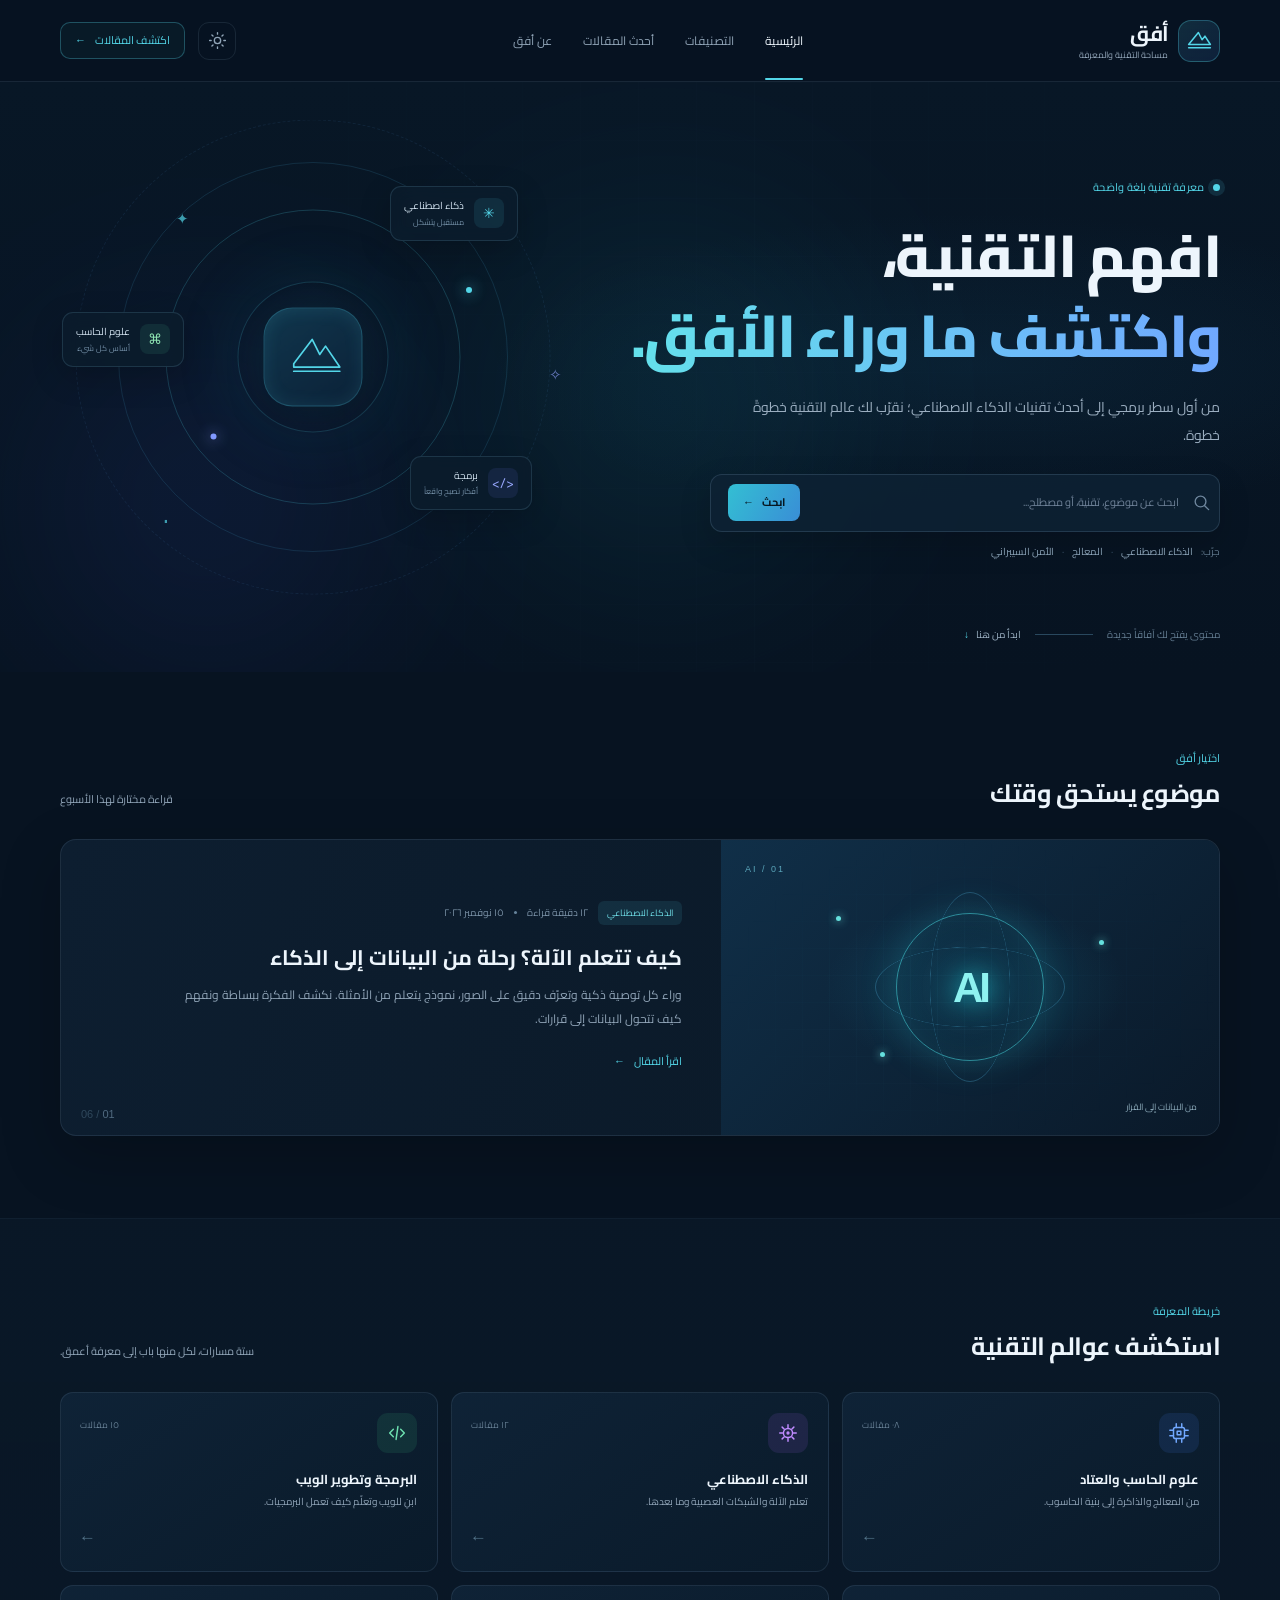
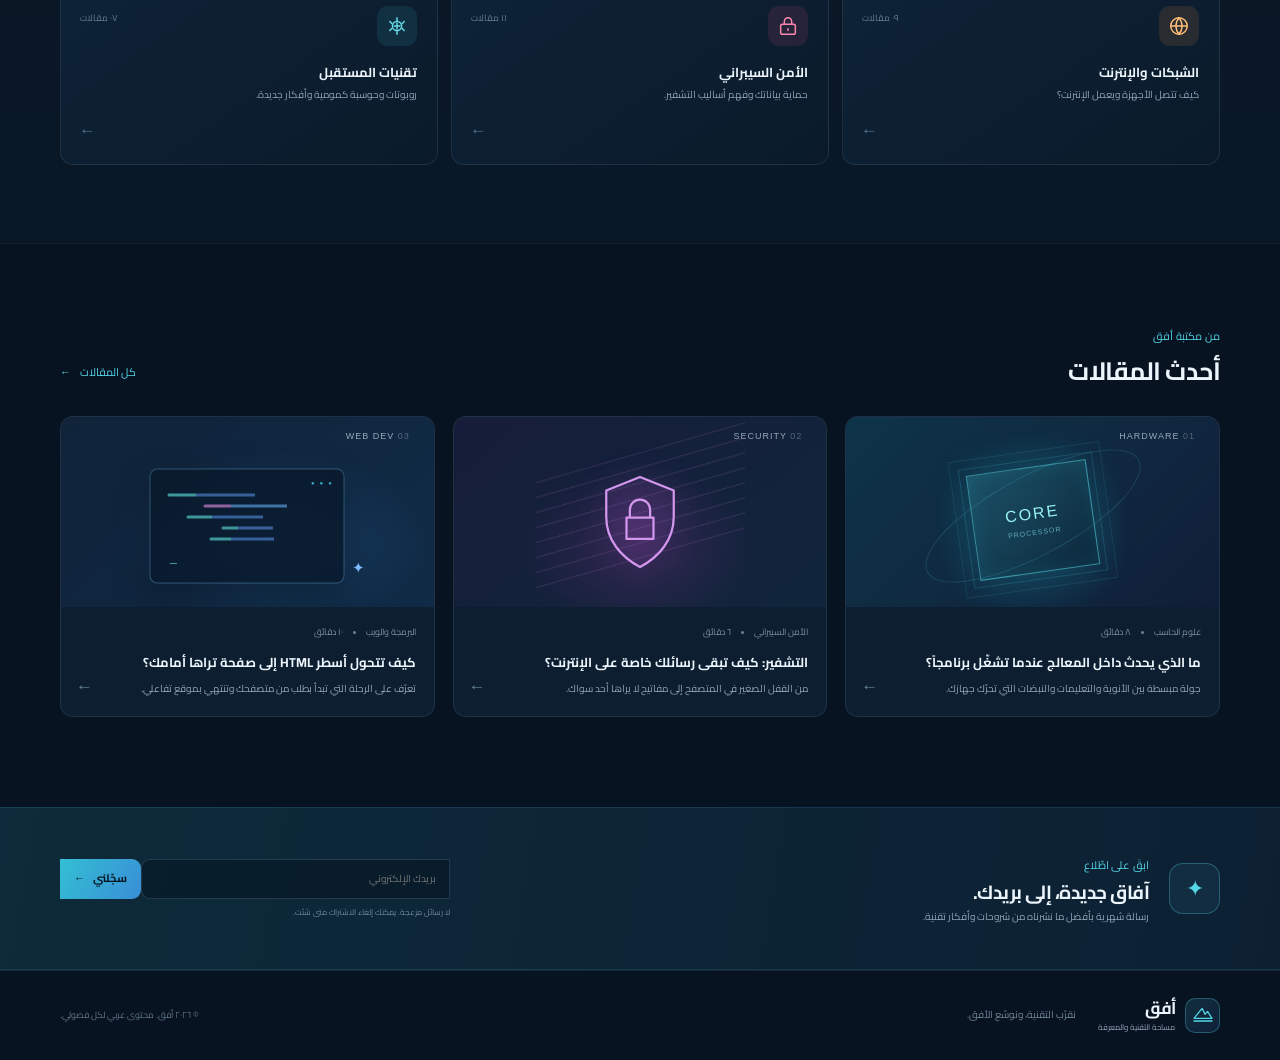
<file: index.html>
<!doctype html>
<html lang="ar" dir="rtl">
<head>
  <meta charset="utf-8">
  <meta name="viewport" content="width=device-width, initial-scale=1">
  <meta name="theme-color" content="#071321">
  <meta name="description" content="أفق — مجلة تقنية وموسوعة معرفية تشرح التقنية وعلوم الحاسب بالعربية.">
  <title>أفق — مساحة التقنية والمعرفة</title>
  <link rel="preconnect" href="https://fonts.googleapis.com">
  <link rel="preconnect" href="https://fonts.gstatic.com" crossorigin>
  <link href="https://fonts.googleapis.com/css2?family=Cairo:wght@400;500;600;700;800&display=swap" rel="stylesheet">
  <link rel="stylesheet" href="style.css">
  <script src="script.js" defer></script>
</head>
<body>
  <a class="skip-link" href="#main">انتقل إلى المحتوى</a>
  <header class="site-header">
    <div class="container header-inner">
      <a class="brand" href="#home" aria-label="أفق، الصفحة الرئيسية">
        <span class="brand-mark" aria-hidden="true"><svg viewBox="0 0 40 40"><path d="M5 25.5 18.5 9l5 10 4-5 7.5 11.5H5Z"/><path d="M5 30h30"/></svg></span>
        <span class="brand-copy"><strong>أفق</strong><small>مساحة التقنية والمعرفة</small></span>
      </a>
      <button class="icon-button menu-toggle" aria-label="فتح القائمة" aria-expanded="false" aria-controls="primary-nav"><span></span><span></span><span></span></button>
      <nav class="primary-nav" id="primary-nav" aria-label="التنقل الرئيسي">
        <a class="nav-link active" href="#home">الرئيسية</a>
        <a class="nav-link" href="#categories">التصنيفات</a>
        <a class="nav-link" href="#latest">أحدث المقالات</a>
        <a class="nav-link" href="#about">عن أفق</a>
      </nav>
      <div class="header-actions">
        <button class="icon-button theme-toggle" aria-label="تفعيل الوضع الفاتح" title="تبديل المظهر"><svg viewBox="0 0 24 24" aria-hidden="true"><circle cx="12" cy="12" r="4"/><path d="M12 2v2m0 16v2M4.93 4.93l1.42 1.42m11.3 11.3 1.42 1.42M2 12h2m16 0h2M4.93 19.07l1.42-1.42m11.3-11.3 1.42-1.42"/></svg></button>
        <a class="button button-small button-outline" href="#latest">اكتشف المقالات <span aria-hidden="true">←</span></a>
      </div>
    </div>
  </header>

  <main id="main">
    <section class="hero" id="home">
      <div class="hero-glow glow-one"></div><div class="hero-glow glow-two"></div>
      <div class="container hero-inner">
        <div class="hero-copy">
          <div class="eyebrow"><span class="pulse-dot"></span> معرفة تقنية بلغة واضحة</div>
          <h1>افهم التقنية،<br><span>واكتشف ما وراء الأفق.</span></h1>
          <p class="hero-lead">من أول سطر برمجي إلى أحدث تقنيات الذكاء الاصطناعي؛ نقرّب لك عالم التقنية خطوةً خطوة.</p>
          <form class="search-form" role="search" id="search-form">
            <svg viewBox="0 0 24 24" aria-hidden="true"><circle cx="10.8" cy="10.8" r="6.8"/><path d="m16 16 5 5"/></svg>
            <label class="sr-only" for="site-search">ابحث في أفق</label>
            <input id="site-search" type="search" placeholder="ابحث عن موضوع، تقنية، أو مصطلح..." autocomplete="off">
            <button type="submit">ابحث <span aria-hidden="true">←</span></button>
          </form>
          <p class="search-hint">جرّب: <button class="search-suggestion" data-query="الذكاء الاصطناعي">الذكاء الاصطناعي</button><span>·</span><button class="search-suggestion" data-query="المعالج">المعالج</button><span>·</span><button class="search-suggestion" data-query="الأمن السيبراني">الأمن السيبراني</button></p>
        </div>
        <div class="hero-art" aria-label="رسم تجريدي لشبكة تقنية">
          <div class="orbit orbit-a"></div><div class="orbit orbit-b"></div>
          <div class="orbit orbit-c"></div>
          <div class="core"><div class="core-inner"><svg viewBox="0 0 80 80" aria-hidden="true"><path d="M17 48 39 19l9 18 7-10 17 25H17Z"/><path d="M17 57h55"/></svg></div></div>
          <span class="float-chip chip-ai"><span class="chip-icon">✳</span><span>ذكاء اصطناعي<small>مستقبل يتشكل</small></span></span>
          <span class="float-chip chip-code"><span class="chip-icon">&lt;/&gt;</span><span>برمجة<small>أفكار تصبح واقعاً</small></span></span>
          <span class="float-chip chip-data"><span class="chip-icon">⌘</span><span>علوم الحاسب<small>أساس كل شيء</small></span></span>
          <span class="star star-one">✦</span><span class="star star-two">✧</span><span class="star star-three">·</span>
        </div>
        <div class="hero-bottom"><span>محتوى يفتح لك آفاقاً جديدة</span><span class="hero-line"></span><a href="#featured">ابدأ من هنا <span>↓</span></a></div>
      </div>
    </section>

    <section class="section featured-section" id="featured">
      <div class="container">
        <div class="section-heading"><div><span class="section-kicker">اختيار أفق</span><h2>موضوع يستحق وقتك</h2></div><span class="heading-note">قراءة مختارة لهذا الأسبوع</span></div>
        <article class="featured-card searchable" data-search="الذكاء الاصطناعي تعلم الآلة الشبكات العصبية كيف تتعلم الآلة؟">
          <div class="featured-visual"><div class="visual-grid"></div><div class="neural neural-a"></div><div class="neural neural-b"></div><div class="neural neural-c"></div><span class="visual-label">AI / 01</span><div class="visual-orb"><span>AI</span></div><span class="visual-caption">من البيانات إلى القرار</span></div>
          <div class="featured-content"><div class="article-meta"><span class="tag tag-cyan">الذكاء الاصطناعي</span><span>١٢ دقيقة قراءة</span><span class="meta-dot"></span><span>١٥ نوفمبر ٢٠٢٦</span></div><h3>كيف تتعلم الآلة؟ رحلة من البيانات إلى الذكاء</h3><p>وراء كل توصية ذكية وتعرّف دقيق على الصور، نموذج يتعلم من الأمثلة. نكشف الفكرة ببساطة ونفهم كيف تتحول البيانات إلى قرارات.</p><a class="text-link" href="#latest">اقرأ المقال <span aria-hidden="true">←</span></a></div>
          <span class="featured-index">01 <span>/ 06</span></span>
        </article>
      </div>
    </section>

    <section class="section categories-section" id="categories">
      <div class="container">
        <div class="section-heading"><div><span class="section-kicker">خريطة المعرفة</span><h2>استكشف عوالم التقنية</h2></div><p class="section-description">ستة مسارات، لكل منها باب إلى معرفة أعمق.</p></div>
        <div class="category-grid">
          <a class="category-card searchable" href="#latest" data-search="علوم الحاسب العتاد المعالج الذاكرة التخزين"><span class="category-icon icon-blue"><svg viewBox="0 0 24 24"><rect x="6" y="6" width="12" height="12" rx="2"/><path d="M9 2v4m6-4v4M9 18v4m6-4v4M2 9h4m-4 6h4m12-6h4m-4 6h4M10 10h4v4h-4z"/></svg></span><span class="category-count">٠٨ مقالات</span><h3>علوم الحاسب والعتاد</h3><p>من المعالج والذاكرة إلى بنية الحاسوب.</p><span class="card-arrow">←</span></a>
          <a class="category-card searchable" href="#latest" data-search="الذكاء الاصطناعي تعلم الآلة الشبكات العصبية"><span class="category-icon icon-violet"><svg viewBox="0 0 24 24"><path d="M12 3v3m0 12v3M3 12h3m12 0h3M5.6 5.6l2.1 2.1m8.6 8.6 2.1 2.1m0-12.8-2.1 2.1m-8.6 8.6-2.1 2.1"/><circle cx="12" cy="12" r="5"/><circle cx="12" cy="12" r="1"/></svg></span><span class="category-count">١٢ مقالات</span><h3>الذكاء الاصطناعي</h3><p>تعلم الآلة والشبكات العصبية وما بعدها.</p><span class="card-arrow">←</span></a>
          <a class="category-card searchable" href="#latest" data-search="البرمجة تطوير الويب HTML CSS JavaScript"><span class="category-icon icon-green"><svg viewBox="0 0 24 24"><path d="m8 8-4 4 4 4m8-8 4 4-4 4m-3-11-2 14"/></svg></span><span class="category-count">١٥ مقالات</span><h3>البرمجة وتطوير الويب</h3><p>ابنِ للويب وتعلّم كيف تعمل البرمجيات.</p><span class="card-arrow">←</span></a>
          <a class="category-card searchable" href="#latest" data-search="الشبكات الإنترنت IP الخوادم البروتوكولات"><span class="category-icon icon-orange"><svg viewBox="0 0 24 24"><circle cx="12" cy="12" r="9"/><path d="M3 12h18M12 3a14 14 0 0 1 0 18m0-18a14 14 0 0 0 0 18"/></svg></span><span class="category-count">٠٩ مقالات</span><h3>الشبكات والإنترنت</h3><p>كيف تتصل الأجهزة ويعمل الإنترنت؟</p><span class="card-arrow">←</span></a>
          <a class="category-card searchable" href="#latest" data-search="الأمن السيبراني التشفير حماية البيانات"><span class="category-icon icon-pink"><svg viewBox="0 0 24 24"><rect x="4" y="10" width="16" height="11" rx="2"/><path d="M8 10V7a4 4 0 1 1 8 0v3m-4 5v2"/></svg></span><span class="category-count">١١ مقالات</span><h3>الأمن السيبراني</h3><p>حماية بياناتك وفهم أساليب التشفير.</p><span class="card-arrow">←</span></a>
          <a class="category-card searchable" href="#latest" data-search="تقنيات المستقبل الروبوتات الحوسبة الكمومية الواقع الافتراضي"><span class="category-icon icon-cyan"><svg viewBox="0 0 24 24"><path d="M12 3v3m0 12v3M4.2 7.2l2.1 2.1m11.4 5.4 2.1 2.1m0-9.6-2.1 2.1m-11.4 5.4-2.1 2.1"/><circle cx="12" cy="12" r="5"/><path d="M9 12h6m-3-3v6"/></svg></span><span class="category-count">٠٧ مقالات</span><h3>تقنيات المستقبل</h3><p>روبوتات وحوسبة كمومية وأفكار جديدة.</p><span class="card-arrow">←</span></a>
        </div>
      </div>
    </section>

    <section class="section latest-section" id="latest">
      <div class="container">
        <div class="section-heading"><div><span class="section-kicker">من مكتبة أفق</span><h2>أحدث المقالات</h2></div><a class="text-link all-link" href="#latest">كل المقالات <span aria-hidden="true">←</span></a></div>
        <div class="results-message" id="results-message" aria-live="polite"></div>
        <div class="articles-grid" id="articles-grid">
          <article class="article-card searchable" data-search="المعالج CPU كيف يعمل الحاسوب علوم الحاسب"><a href="#featured" class="article-image art-cpu" aria-label="اقرأ عن المعالج"><span class="art-label">HARDWARE <b>01</b></span><div class="chip-art"><span>CORE</span><small>PROCESSOR</small></div><span class="art-orbit"></span></a><div class="article-body"><div class="article-meta"><span>علوم الحاسب</span><span class="meta-dot"></span><span>٨ دقائق</span></div><h3><a href="#featured">ما الذي يحدث داخل المعالج عندما تشغّل برنامجاً؟</a></h3><p>جولة مبسطة بين الأنوية والتعليمات والنبضات التي تحرّك جهازك.</p><a class="article-more" href="#featured" aria-label="اقرأ المقال">←</a></div></article>
          <article class="article-card searchable" data-search="الأمن السيبراني التشفير HTTPS كيف تحمي بياناتك"><a href="#featured" class="article-image art-security" aria-label="اقرأ عن التشفير"><span class="art-label">SECURITY <b>02</b></span><div class="shield-art"><svg viewBox="0 0 80 90"><path d="M40 5 70 17v23c0 21-13 36-30 45C23 76 10 61 10 40V17L40 5Z"/><path d="M31 41v-7a9 9 0 0 1 18 0v7m-21 0h24v19H28z"/></svg></div><span class="security-lines"></span></a><div class="article-body"><div class="article-meta"><span>الأمن السيبراني</span><span class="meta-dot"></span><span>٦ دقائق</span></div><h3><a href="#featured">التشفير: كيف تبقى رسائلك خاصة على الإنترنت؟</a></h3><p>من القفل الصغير في المتصفح إلى مفاتيح لا يراها أحد سواك.</p><a class="article-more" href="#featured" aria-label="اقرأ المقال">←</a></div></article>
          <article class="article-card searchable" data-search="تطوير الويب HTML CSS JavaScript المتصفح"><a href="#featured" class="article-image art-web" aria-label="اقرأ عن الويب"><span class="art-label">WEB DEV <b>03</b></span><div class="browser-art"><span class="browser-dots">● ● ●</span><div class="code-lines"><i></i><i></i><i></i><i></i><i></i></div><span class="browser-cursor">_</span></div><span class="web-spark">✦</span></a><div class="article-body"><div class="article-meta"><span>البرمجة والويب</span><span class="meta-dot"></span><span>١٠ دقائق</span></div><h3><a href="#featured">كيف تتحول أسطر HTML إلى صفحة تراها أمامك؟</a></h3><p>تعرّف على الرحلة التي تبدأ بطلب من متصفحك وتنتهي بموقع تفاعلي.</p><a class="article-more" href="#featured" aria-label="اقرأ المقال">←</a></div></article>
        </div>
        <div class="empty-state" id="empty-state" hidden><span>⌕</span><h3>لم نعثر على نتائج</h3><p>جرّب كلمة أخرى مثل «الويب» أو «المعالج».</p><button class="button button-outline" id="clear-search">عرض كل المقالات</button></div>
      </div>
    </section>

    <section class="newsletter-section" id="about"><div class="container newsletter-inner"><div class="newsletter-icon">✦</div><div><span class="section-kicker">ابقَ على اطّلاع</span><h2>آفاق جديدة، إلى بريدك.</h2><p>رسالة شهرية بأفضل ما نشرناه من شروحات وأفكار تقنية.</p></div><form class="newsletter-form" id="newsletter-form"><label class="sr-only" for="email">بريدك الإلكتروني</label><input id="email" type="email" placeholder="بريدك الإلكتروني" required><button type="submit">سجّلني <span>←</span></button><small id="newsletter-status" aria-live="polite">لا رسائل مزعجة. يمكنك إلغاء الاشتراك متى شئت.</small></form></div></section>
  </main>
  <footer class="site-footer"><div class="container footer-inner"><a class="brand footer-brand" href="#home"><span class="brand-mark" aria-hidden="true"><svg viewBox="0 0 40 40"><path d="M5 25.5 18.5 9l5 10 4-5 7.5 11.5H5Z"/><path d="M5 30h30"/></svg></span><span class="brand-copy"><strong>أفق</strong><small>مساحة التقنية والمعرفة</small></span></a><p>نقرّب التقنية، ونوسّع الأفق.</p><span class="copyright">© ٢٠٢٦ أفق. محتوى عربي لكل فضولي.</span></div></footer>
</body>
</html>
</file>
<file: style.css>
:root{color-scheme:dark;--bg:#071321;--bg-soft:#0b1a2a;--surface:#0d1e30;--surface-2:#10253a;--line:rgba(153,190,218,.12);--text:#edf5fc;--muted:#91a5b8;--cyan:#53d6e8;--cyan-strong:#25bad1;--blue:#4785fa;--font:'Cairo',Tahoma,sans-serif;--shadow:0 20px 60px rgba(0,0,0,.22)}
*{box-sizing:border-box}html{scroll-behavior:smooth;scroll-padding-top:92px}body{margin:0;background:var(--bg);color:var(--text);font-family:var(--font);font-size:15px;line-height:1.75;transition:background .25s,color .25s}a{color:inherit;text-decoration:none}button,input{font:inherit}button{color:inherit}.container{width:min(1160px,calc(100% - 48px));margin-inline:auto}.sr-only{position:absolute;width:1px;height:1px;padding:0;margin:-1px;overflow:hidden;clip:rect(0,0,0,0);white-space:nowrap;border:0}.skip-link{position:absolute;top:-60px;right:16px;background:var(--cyan);color:#04131d;padding:8px 16px;z-index:20}.skip-link:focus{top:12px}.site-header{height:82px;position:sticky;top:0;z-index:10;background:color-mix(in srgb,var(--bg) 88%,transparent);backdrop-filter:blur(18px);border-bottom:1px solid var(--line)}.header-inner{height:100%;display:flex;align-items:center;justify-content:space-between;gap:30px}.brand{display:flex;align-items:center;gap:10px;flex:none}.brand-mark{width:42px;height:42px;display:grid;place-items:center;border:1px solid rgba(83,214,232,.3);border-radius:13px;background:linear-gradient(145deg,rgba(83,214,232,.14),rgba(71,133,250,.12));color:var(--cyan)}.brand-mark svg{width:29px;fill:none;stroke:currentColor;stroke-width:2.1;stroke-linejoin:round;stroke-linecap:round}.brand-copy{display:flex;flex-direction:column;line-height:1.2}.brand-copy strong{font-size:21px;letter-spacing:-.8px}.brand-copy small{font-size:9px;color:var(--muted);margin-top:4px}.primary-nav{display:flex;align-items:center;gap:31px}.nav-link{font-size:12px;color:var(--muted);transition:color .2s;position:relative}.nav-link:hover,.nav-link.active{color:var(--text)}.nav-link.active:after{content:'';position:absolute;bottom:-29px;right:0;left:0;height:2px;background:var(--cyan);border-radius:2px}.header-actions{display:flex;align-items:center;gap:13px}.icon-button{border:0;background:none;cursor:pointer}.theme-toggle{width:38px;height:38px;display:grid;place-items:center;color:var(--muted);border:1px solid var(--line);border-radius:11px}.theme-toggle:hover{color:var(--cyan);border-color:rgba(83,214,232,.4)}.theme-toggle svg,.search-form>svg{width:19px;height:19px;fill:none;stroke:currentColor;stroke-width:1.7;stroke-linecap:round;stroke-linejoin:round}.button{display:inline-flex;align-items:center;justify-content:center;gap:9px;border-radius:10px;padding:11px 18px;font-size:12px;cursor:pointer;transition:transform .2s,border .2s,background .2s}.button:hover{transform:translateY(-2px)}.button-small{padding:8px 14px;font-size:11px}.button-outline{border:1px solid rgba(83,214,232,.3);color:var(--cyan);background:rgba(83,214,232,.04)}.button-outline:hover{background:rgba(83,214,232,.1)}.menu-toggle{display:none}
.hero{min-height:590px;position:relative;overflow:hidden;background:radial-gradient(ellipse at 76% 48%,rgba(20,82,117,.18),transparent 35%),linear-gradient(180deg,#081726,var(--bg))}.hero:after{content:'';position:absolute;inset:0;pointer-events:none;opacity:.12;background-image:linear-gradient(rgba(100,158,196,.12) 1px,transparent 1px),linear-gradient(90deg,rgba(100,158,196,.12) 1px,transparent 1px);background-size:58px 58px;mask-image:linear-gradient(90deg,transparent,black 60%,transparent)}.hero-inner{position:relative;min-height:590px;display:flex;align-items:center;z-index:1}.hero-copy{width:55%;position:relative;z-index:2;padding:40px 0 56px}.eyebrow,.section-kicker{font-size:11px;color:var(--cyan);letter-spacing:.15px}.eyebrow{display:flex;align-items:center;gap:9px;margin-bottom:19px}.pulse-dot{width:7px;height:7px;border-radius:50%;background:var(--cyan);box-shadow:0 0 0 5px rgba(83,214,232,.12)}h1,h2,h3,p{margin-top:0}.hero h1{font-size:clamp(37px,5vw,59px);line-height:1.36;letter-spacing:-1.6px;margin:0 0 16px;font-weight:800}.hero h1 span{background:linear-gradient(90deg,#64e1eb,#70a8ff);-webkit-background-clip:text;background-clip:text;color:transparent}.hero-lead{max-width:500px;color:#9baec0;font-size:14px;line-height:2;margin-bottom:25px}.search-form{height:58px;max-width:510px;border:1px solid rgba(137,178,207,.18);background:rgba(14,34,52,.83);border-radius:12px;display:flex;align-items:center;padding:6px 8px 6px 17px;gap:11px;box-shadow:0 12px 32px rgba(0,0,0,.15)}.search-form:focus-within{border-color:rgba(83,214,232,.62);box-shadow:0 0 0 3px rgba(83,214,232,.07)}.search-form>svg{color:#6f879e;flex:none}.search-form input{min-width:0;flex:1;background:none;border:0;outline:0;color:var(--text);font-size:11px}.search-form input::placeholder{color:#708399}.search-form button,.newsletter-form button{border:0;border-radius:8px;padding:9px 15px;background:linear-gradient(120deg,#33bfd3,#398ed6);color:#061621;font-weight:700;font-size:11px;cursor:pointer}.search-form button:hover,.newsletter-form button:hover{filter:brightness(1.12)}.search-form button span{margin-right:6px}.search-hint{display:flex;gap:8px;align-items:center;margin:11px 0 0;color:#60778c;font-size:10px}.search-hint>span{color:#395066}.search-suggestion{border:0;padding:0;background:none;color:#8ca4b8;cursor:pointer;font-size:10px}.search-suggestion:hover{color:var(--cyan)}.hero-art{position:absolute;width:510px;height:480px;left:-2px;top:40px}.orbit{position:absolute;left:50%;top:49%;border:1px solid rgba(71,167,210,.16);border-radius:50%;transform:translate(-50%,-50%)}.orbit-a{width:390px;height:390px}.orbit-b{width:295px;height:295px;border-color:rgba(83,214,232,.2)}.orbit-c{width:475px;height:475px;border-style:dashed;border-color:rgba(75,128,188,.13);animation:spin 55s linear infinite}.orbit-a:before,.orbit-b:after{content:'';position:absolute;width:6px;height:6px;border-radius:50%;background:var(--cyan);box-shadow:0 0 14px var(--cyan);top:32%;right:9%}.orbit-b:after{top:76%;right:83%;background:#829aff;box-shadow:0 0 14px #829aff}.core{position:absolute;left:50%;top:49%;width:151px;height:151px;transform:translate(-50%,-50%);display:grid;place-items:center;border-radius:50%;background:radial-gradient(circle,rgba(32,153,186,.2),rgba(12,41,66,.08) 70%);border:1px solid rgba(83,214,232,.19);box-shadow:0 0 70px rgba(23,153,190,.12)}.core-inner{width:99px;height:99px;border-radius:29px;display:grid;place-items:center;background:linear-gradient(145deg,#10364d,#0b2137);border:1px solid rgba(83,214,232,.24);box-shadow:inset 0 1px 18px rgba(83,214,232,.12),0 10px 35px rgba(0,0,0,.25);color:var(--cyan)}.core-inner svg{width:67px;fill:none;stroke:currentColor;stroke-width:2;stroke-linecap:round;stroke-linejoin:round}.float-chip{position:absolute;display:flex;gap:10px;align-items:center;padding:10px 13px;border:1px solid rgba(118,173,201,.18);background:rgba(11,28,44,.87);backdrop-filter:blur(8px);border-radius:11px;box-shadow:0 10px 32px rgba(0,0,0,.2);font-size:10px;color:#d2e2ef;white-space:nowrap}.float-chip small{display:block;color:#728da4;font-size:8px;margin-top:1px}.chip-icon{width:30px;height:30px;display:grid;place-items:center;border-radius:8px;background:rgba(83,214,232,.1);color:var(--cyan);font-size:14px}.chip-ai{top:64px;right:50px}.chip-code{bottom:92px;right:36px}.chip-data{top:190px;left:4px}.chip-code .chip-icon{color:#99a9ff;background:rgba(115,129,255,.1)}.chip-data .chip-icon{color:#8ee4b2;background:rgba(83,217,155,.1)}.star{position:absolute;color:var(--cyan);opacity:.7}.star-one{top:84px;left:118px}.star-two{top:240px;right:6px;color:#92a2ff}.star-three{bottom:60px;left:105px;font-size:26px}.hero-bottom{position:absolute;bottom:29px;right:0;left:0;display:flex;align-items:center;gap:14px;color:#647d92;font-size:10px}.hero-line{height:1px;width:58px;background:#29485e}.hero-bottom a{color:#9db2c4}.hero-bottom a span{color:var(--cyan);margin-right:5px}.hero-glow{position:absolute;width:340px;height:340px;border-radius:50%;filter:blur(110px);opacity:.1}.glow-one{background:#1ebdd3;right:35%;top:25%}.glow-two{background:#465df4;left:3%;bottom:0}
.section{padding:78px 0}.featured-section{padding-top:72px;padding-bottom:82px}.section-heading{display:flex;justify-content:space-between;align-items:end;margin-bottom:27px}.section-heading h2,.newsletter-inner h2{font-size:25px;line-height:1.5;margin:4px 0 0;letter-spacing:-.5px}.heading-note,.section-description{font-size:11px;color:var(--muted);margin:0 0 3px}.featured-card{position:relative;display:grid;grid-template-columns:43% 1fr;min-height:295px;border:1px solid var(--line);border-radius:16px;overflow:hidden;background:linear-gradient(110deg,var(--surface),#0b1a29 70%);box-shadow:var(--shadow)}.featured-visual{position:relative;overflow:hidden;min-height:295px;background:radial-gradient(ellipse at 51% 50%,rgba(25,147,176,.22),transparent 42%),linear-gradient(135deg,#102f48,#0a1929)}.visual-grid{position:absolute;inset:0;opacity:.23;background-image:linear-gradient(rgba(80,174,207,.23) 1px,transparent 1px),linear-gradient(90deg,rgba(80,174,207,.23) 1px,transparent 1px);background-size:27px 27px;mask-image:radial-gradient(ellipse,black,transparent 75%)}.visual-orb{position:absolute;width:148px;height:148px;left:50%;top:50%;transform:translate(-50%,-50%);border:1px solid rgba(72,221,228,.55);border-radius:50%;display:grid;place-items:center;box-shadow:0 0 38px rgba(46,207,220,.2),inset 0 0 28px rgba(46,207,220,.1)}.visual-orb:before,.visual-orb:after{content:'';position:absolute;border:1px solid rgba(84,183,224,.3);inset:-22px;border-radius:50%;transform:rotateX(65deg)}.visual-orb:after{transform:rotateY(65deg)}.visual-orb span{font-family:Arial,sans-serif;font-size:42px;font-weight:700;letter-spacing:-4px;color:#8ef2f0;text-shadow:0 0 24px #22b8c2}.visual-label,.visual-caption{position:absolute;font-family:Arial,sans-serif;color:#5aa5ba;font-size:9px;letter-spacing:2px}.visual-label{top:22px;left:24px}.visual-caption{bottom:20px;right:22px;font-family:var(--font);letter-spacing:0;color:#8ba9b9}.neural{position:absolute;width:5px;height:5px;background:#65e0dd;box-shadow:0 0 9px #65e0dd;border-radius:50%}.neural-a{top:26%;left:23%}.neural-b{top:72%;left:32%}.neural-c{top:34%;right:23%}.featured-content{padding:37px 39px;align-self:center}.article-meta{display:flex;align-items:center;gap:10px;color:#7990a5;font-size:10px}.tag{padding:4px 9px;border-radius:6px;font-size:9px}.tag-cyan{color:#6fdee7;background:rgba(83,214,232,.1)}.meta-dot{width:3px;height:3px;border-radius:50%;background:#66849c}.featured-content h3{font-size:21px;line-height:1.65;margin:16px 0 8px;max-width:520px}.featured-content p{font-size:12px;line-height:2;color:var(--muted);max-width:520px;margin-bottom:16px}.text-link{color:var(--cyan);font-size:11px;display:inline-flex;gap:9px;align-items:center}.text-link:hover{color:#a1f5f4}.featured-index{position:absolute;left:20px;bottom:15px;color:#506a80;font:11px Arial,sans-serif}.featured-index span{color:#2f485c}
.categories-section{background:linear-gradient(180deg,rgba(12,29,46,.42),rgba(10,27,43,.5));border-block:1px solid rgba(130,171,200,.06)}.category-grid{display:grid;grid-template-columns:repeat(3,1fr);gap:13px}.category-card{position:relative;display:block;min-height:180px;padding:20px 20px 18px;border:1px solid var(--line);border-radius:13px;background:linear-gradient(145deg,rgba(16,37,58,.85),rgba(10,27,43,.86));transition:transform .22s,border-color .22s,background .22s}.category-card:hover{transform:translateY(-4px);border-color:rgba(83,214,232,.36);background:linear-gradient(145deg,rgba(20,47,69,.94),rgba(12,31,49,.94))}.category-icon{width:40px;height:40px;display:grid;place-items:center;border-radius:11px;margin-bottom:15px}.category-icon svg{width:22px;height:22px;fill:none;stroke:currentColor;stroke-width:1.6;stroke-linecap:round;stroke-linejoin:round}.icon-blue{color:#72a8ff;background:rgba(71,133,250,.12)}.icon-violet{color:#c08bff;background:rgba(166,102,244,.12)}.icon-green{color:#6ee1b0;background:rgba(56,196,135,.12)}.icon-orange{color:#ffbd76;background:rgba(240,155,70,.12)}.icon-pink{color:#ff87af;background:rgba(226,86,137,.12)}.icon-cyan{color:#67ddea;background:rgba(55,191,206,.12)}.category-count{position:absolute;top:24px;left:19px;font-size:9px;color:#657e93}.category-card h3{font-size:13px;margin:0 0 3px}.category-card p{font-size:10px;color:var(--muted);margin:0;line-height:1.8}.card-arrow{position:absolute;bottom:18px;left:18px;color:#527287;font-size:17px;transition:transform .2s,color .2s}.category-card:hover .card-arrow{color:var(--cyan);transform:translateX(-3px)}
.latest-section{padding-bottom:90px}.all-link{margin-bottom:7px}.articles-grid{display:grid;grid-template-columns:repeat(3,1fr);gap:18px}.article-card{overflow:hidden;border:1px solid var(--line);border-radius:13px;background:var(--surface);transition:transform .22s,border-color .22s}.article-card:hover{transform:translateY(-4px);border-color:rgba(83,214,232,.3)}.article-image{height:190px;position:relative;display:block;overflow:hidden}.art-label{position:absolute;top:14px;right:16px;color:rgba(220,238,249,.65);font:9px Arial,sans-serif;letter-spacing:1px}.art-label b{color:rgba(220,238,249,.32);margin-right:8px;font-weight:400}.art-cpu{background:radial-gradient(circle at 50% 60%,rgba(27,163,182,.22),transparent 45%),linear-gradient(135deg,#0e3449,#111e38)}.chip-art{position:absolute;left:50%;top:54%;transform:translate(-50%,-50%) rotate(-8deg);width:121px;height:106px;border:1px solid rgba(86,208,224,.56);background:linear-gradient(140deg,rgba(31,88,110,.8),rgba(12,38,58,.93));box-shadow:0 0 40px rgba(31,194,210,.17),inset 0 0 20px rgba(33,192,206,.13);display:flex;flex-direction:column;justify-content:center;align-items:center;color:#9af4f1;font:16px Arial,sans-serif;letter-spacing:2px}.chip-art:before,.chip-art:after{content:'';position:absolute;inset:-8px;border:1px solid rgba(67,184,207,.22);z-index:-1}.chip-art:after{inset:-17px;opacity:.6}.chip-art small{font-size:7px;margin-top:6px;color:#61aebc;letter-spacing:1px}.art-orbit{position:absolute;width:240px;height:80px;border:1px solid rgba(86,204,220,.18);border-radius:50%;left:50%;top:52%;transform:translate(-50%,-50%) rotate(-28deg)}.art-security{background:radial-gradient(ellipse at 50% 70%,rgba(116,49,128,.31),transparent 45%),linear-gradient(140deg,#171d3a,#10253b)}.shield-art{position:absolute;width:90px;height:102px;left:50%;top:55%;transform:translate(-50%,-50%);color:#d397ee;filter:drop-shadow(0 0 16px rgba(177,90,223,.35))}.shield-art svg{width:100%;height:100%;fill:rgba(137,72,170,.13);stroke:currentColor;stroke-width:2;stroke-linejoin:round;stroke-linecap:round}.security-lines{position:absolute;inset:35px 22%;background:repeating-linear-gradient(0deg,transparent 0 13px,rgba(192,124,218,.12) 14px 15px);transform:skewY(-16deg)}.art-web{background:radial-gradient(ellipse at 57% 65%,rgba(43,118,192,.28),transparent 52%),linear-gradient(135deg,#102339,#102b47)}.browser-art{position:absolute;left:50%;top:57%;transform:translate(-50%,-50%);width:195px;height:115px;border:1px solid rgba(108,179,231,.36);border-radius:8px;background:rgba(10,26,44,.87);box-shadow:0 15px 36px rgba(0,0,0,.3);padding:24px 17px 12px}.browser-dots{position:absolute;top:8px;right:10px;font-size:6px;letter-spacing:2px;color:#3da7c1}.code-lines{display:flex;flex-direction:column;gap:8px}.code-lines i{height:3px;border-radius:2px;background:linear-gradient(90deg,#59d3d1 0 18%,#5081ce 18% 55%,transparent 55%);opacity:.66}.code-lines i:nth-child(2){width:70%;margin-right:12px;background:linear-gradient(90deg,#d685d6 0 25%,#5e9ee0 25% 75%,transparent 75%)}.code-lines i:nth-child(3){width:88%}.code-lines i:nth-child(4){width:59%;margin-right:12px}.code-lines i:nth-child(5){width:74%}.browser-cursor{position:absolute;left:19px;bottom:17px;color:#6adee2;font:12px monospace;animation:blink 1s steps(2) infinite}.web-spark{position:absolute;bottom:26px;right:calc(50% - 118px);color:#80baff}.article-body{padding:17px 18px 18px;position:relative}.article-body .article-meta{font-size:9px}.article-body h3{font-size:13px;line-height:1.8;margin:11px 0 5px;padding-left:7px}.article-body h3 a:hover{color:var(--cyan)}.article-body p{font-size:10px;line-height:1.9;color:var(--muted);margin:0;padding-left:8px}.article-more{position:absolute;left:15px;bottom:15px;color:#668398;font-size:17px}.article-more:hover{color:var(--cyan)}.results-message{font-size:11px;color:var(--cyan);min-height:0}.results-message:not(:empty){margin:-14px 0 17px}.empty-state{text-align:center;padding:48px 15px;color:var(--muted)}.empty-state>span{font-size:34px;color:var(--cyan)}.empty-state h3{color:var(--text);font-size:16px;margin:8px 0}.empty-state p{font-size:12px}.empty-state .button{margin-top:5px}
.newsletter-section{padding:43px 0;background:linear-gradient(100deg,rgba(17,57,73,.62),rgba(14,36,56,.78));border-block:1px solid rgba(83,214,232,.12)}.newsletter-inner{display:flex;align-items:center;gap:20px}.newsletter-icon{width:51px;height:51px;border:1px solid rgba(83,214,232,.3);color:var(--cyan);display:grid;place-items:center;border-radius:14px;background:rgba(83,214,232,.07);font-size:22px;flex:none}.newsletter-inner h2{font-size:19px;margin:0 0 2px}.newsletter-inner p{font-size:10px;color:var(--muted);margin:0}.newsletter-form{margin-right:auto;width:min(390px,42%);display:flex;position:relative;padding-bottom:19px}.newsletter-form input{min-width:0;flex:1;border:1px solid rgba(137,178,207,.2);background:rgba(5,18,30,.48);border-radius:9px 0 0 9px;color:var(--text);padding:10px 13px;font-size:10px;outline:0}.newsletter-form input:focus{border-color:rgba(83,214,232,.6)}.newsletter-form button{border-radius:0 9px 9px 0;padding:9px 14px;white-space:nowrap}.newsletter-form button span{margin-right:6px}.newsletter-form small{position:absolute;bottom:-2px;right:0;font-size:8px;color:#70899c}.site-footer{padding:27px 0;border-top:1px solid var(--line)}.footer-inner{display:flex;align-items:center;gap:22px}.footer-brand .brand-mark{width:35px;height:35px;border-radius:10px}.footer-brand .brand-mark svg{width:24px}.footer-brand .brand-copy strong{font-size:17px}.footer-brand .brand-copy small{font-size:8px}.footer-inner>p{font-size:10px;color:#72879a;margin:0}.copyright{font-size:9px;color:#5f7487;margin-right:auto}
body.light{color-scheme:light;--bg:#f4f8fb;--bg-soft:#edf4f8;--surface:#fff;--surface-2:#f5fafc;--line:rgba(31,67,91,.13);--text:#172a3b;--muted:#607487;--shadow:0 18px 50px rgba(28,63,86,.09)}body.light .site-header{background:rgba(247,250,252,.9)}body.light .hero{background:radial-gradient(ellipse at 76% 48%,rgba(56,181,205,.11),transparent 35%),linear-gradient(180deg,#eef7fa,var(--bg))}body.light .hero:after{opacity:.06}body.light .hero-lead{color:#536a7e}body.light .search-form{background:#fff;border-color:rgba(52,97,126,.2)}body.light .search-form input{color:var(--text)}body.light .search-hint{color:#708596}body.light .search-suggestion{color:#536d81}body.light .float-chip{background:rgba(255,255,255,.9);color:#234054;box-shadow:0 10px 32px rgba(28,63,86,.12)}body.light .float-chip small{color:#6b8497}body.light .featured-card{background:#fff}body.light .featured-visual{background:radial-gradient(ellipse at 51% 50%,rgba(25,147,176,.18),transparent 42%),linear-gradient(135deg,#e5f3f7,#e9f0fa)}body.light .category-card{background:linear-gradient(145deg,#fff,#f7fbfd)}body.light .category-card:hover{background:#fff}body.light .categories-section{background:#edf4f7}body.light .article-image{filter:saturate(.88)}body.light .newsletter-section{background:linear-gradient(100deg,#e3f2f5,#eaf1f8)}body.light .newsletter-form input{background:#fff;border-color:rgba(52,97,126,.2);color:var(--text)}
@keyframes spin{to{transform:translate(-50%,-50%) rotate(360deg)}}@keyframes blink{50%{opacity:0}}@media(prefers-reduced-motion:reduce){*,*:before,*:after{scroll-behavior:auto!important;animation-duration:.01ms!important;animation-iteration-count:1!important;transition-duration:.01ms!important}}
@media(max-width:900px){.primary-nav{gap:19px}.hero-art{left:-75px;opacity:.8;transform:scale(.9)}.hero-copy{width:61%}.header-actions .button{display:none}.featured-content{padding:27px}.featured-content h3{font-size:18px}.category-grid{gap:10px}.category-card{padding:17px;min-height:175px}}
@media(max-width:700px){.container{width:min(100% - 36px,540px)}.site-header{height:70px}.header-inner{gap:12px}.menu-toggle{display:flex;width:38px;height:38px;flex-direction:column;justify-content:center;align-items:center;gap:5px;border:1px solid var(--line);border-radius:10px;order:3}.menu-toggle span{width:16px;height:1.5px;border-radius:2px;background:var(--muted);transition:transform .2s,opacity .2s}.menu-toggle[aria-expanded=true] span:first-child{transform:translateY(6.5px) rotate(45deg)}.menu-toggle[aria-expanded=true] span:nth-child(2){opacity:0}.menu-toggle[aria-expanded=true] span:last-child{transform:translateY(-6.5px) rotate(-45deg)}.brand{margin-left:auto}.header-actions{margin-right:auto}.theme-toggle{width:36px;height:36px}.primary-nav{display:none;position:absolute;top:69px;right:0;left:0;padding:12px 20px 17px;background:var(--bg-soft);border-bottom:1px solid var(--line);flex-direction:column;align-items:stretch;gap:0;box-shadow:0 12px 20px rgba(0,0,0,.12)}.primary-nav.open{display:flex}.nav-link{padding:9px 8px}.nav-link.active:after{display:none}.hero,.hero-inner{min-height:660px}.hero-inner{align-items:flex-start}.hero-copy{width:100%;padding:46px 0 0}.hero h1{font-size:41px;line-height:1.42}.hero-lead{max-width:450px;font-size:12px}.hero-art{width:400px;height:365px;left:50%;top:300px;transform:translateX(-50%) scale(.78);opacity:.83;transform-origin:top center}.hero-bottom{bottom:19px}.search-form{height:54px}.search-form input{font-size:10px}.section{padding:58px 0}.featured-section{padding:55px 0 62px}.section-heading{align-items:flex-start;gap:10px}.section-heading h2{font-size:21px}.heading-note,.section-description{max-width:150px;text-align:left;font-size:9px;padding-top:13px}.featured-card{grid-template-columns:1fr}.featured-visual{min-height:210px}.featured-content{padding:23px 21px 27px}.featured-content h3{font-size:17px;margin-top:12px}.featured-content p{font-size:11px}.featured-index{bottom:220px}.category-grid{grid-template-columns:repeat(2,1fr);gap:10px}.category-card{min-height:171px;padding:15px}.category-icon{width:36px;height:36px;margin-bottom:11px}.category-card h3{font-size:11px}.category-card p{font-size:9px}.category-count{top:17px;left:12px;font-size:8px}.card-arrow{bottom:11px;left:12px}.articles-grid{grid-template-columns:1fr;gap:12px}.article-card{display:grid;grid-template-columns:40% 1fr;min-height:160px}.article-image{height:100%;min-height:160px}.article-body{padding:16px 13px 15px}.article-body h3{font-size:11px;line-height:1.75;padding-left:0;margin-top:9px}.article-body p{font-size:9px;padding-left:0;line-height:1.8}.article-body .article-meta{gap:6px;font-size:8px}.article-more{left:11px;bottom:8px;font-size:15px}.art-label{font-size:7px;right:9px;top:10px}.art-label b{margin-right:4px}.chip-art{width:86px;height:78px}.browser-art{width:140px;height:94px;padding:22px 12px 10px}.shield-art{width:65px;height:76px}.newsletter-inner{display:grid;grid-template-columns:48px 1fr;gap:12px}.newsletter-icon{width:45px;height:45px;grid-row:span 2}.newsletter-inner h2{font-size:16px}.newsletter-form{grid-column:1/-1;width:100%;margin:6px 0 0}.newsletter-section{padding:30px 0}.footer-inner{flex-wrap:wrap;gap:12px}.footer-inner>p{font-size:9px}.copyright{width:100%;margin-right:0;padding-top:8px;border-top:1px solid var(--line)}}
@media(max-width:380px){.container{width:calc(100% - 28px)}.hero h1{font-size:35px}.hero-art{transform:translateX(-50%) scale(.69);top:320px}.hero,.hero-inner{min-height:640px}.category-grid{gap:8px}.category-card{min-height:175px}.article-card{grid-template-columns:37% 1fr}.article-body p{max-height:33px;overflow:hidden}}
</file>
